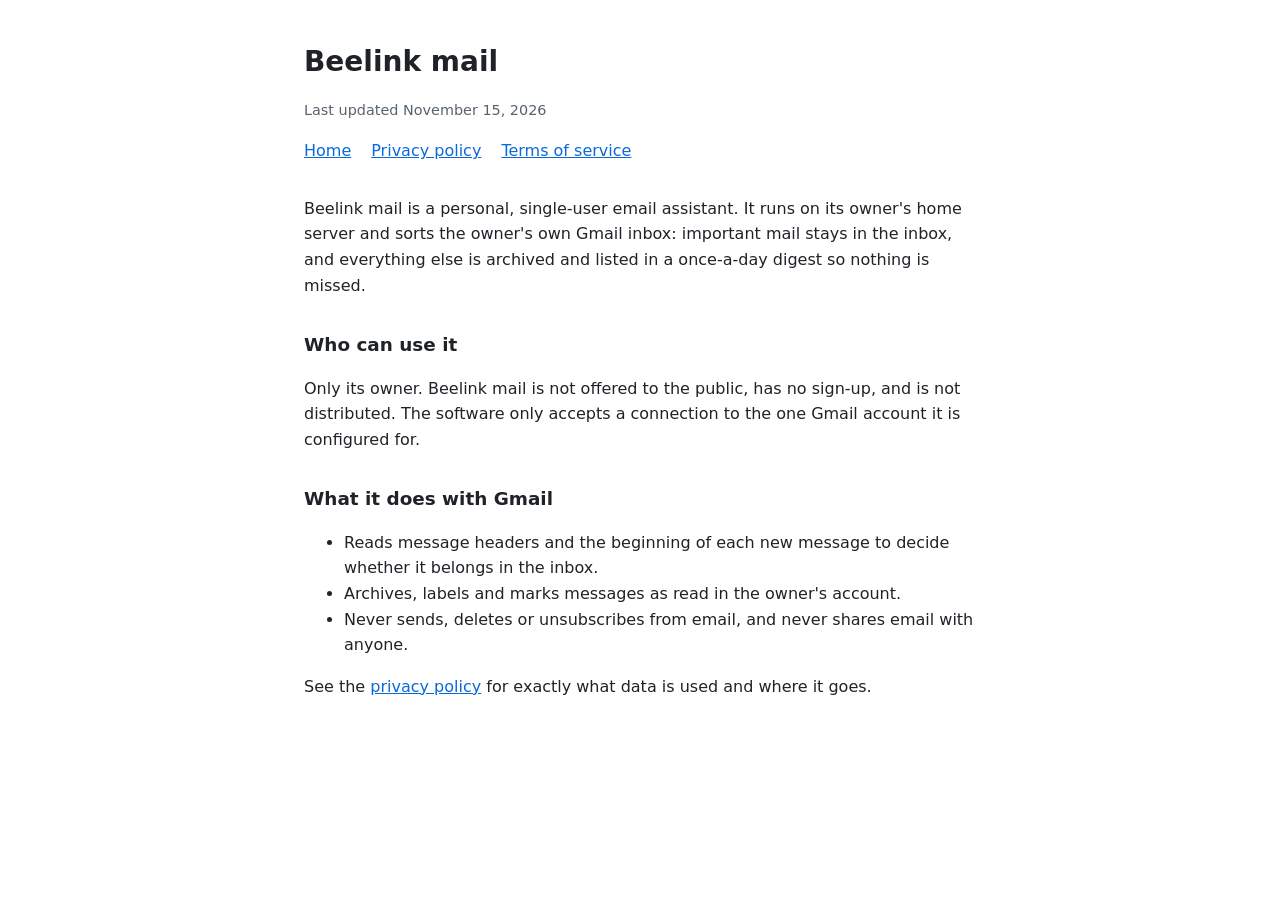
<file: index.html>
<!doctype html>
<html lang="en">
<head>
<meta charset="utf-8">
<meta name="viewport" content="width=device-width, initial-scale=1">
<title>Beelink mail</title>
<link rel="stylesheet" href="style.css">
</head>
<body>
<h1>Beelink mail</h1>
<p class="muted">Last updated November 15, 2026</p>
<nav><a href="./">Home</a><a href="privacy.html">Privacy policy</a><a href="terms.html">Terms of service</a></nav>
<p>Beelink mail is a personal, single-user email assistant. It runs on its owner's home server and sorts the owner's own Gmail inbox: important mail stays in the inbox, and everything else is archived and listed in a once-a-day digest so nothing is missed.</p>
<h2>Who can use it</h2>
<p>Only its owner. Beelink mail is not offered to the public, has no sign-up, and is not distributed. The software only accepts a connection to the one Gmail account it is configured for.</p>
<h2>What it does with Gmail</h2>
<ul>
<li>Reads message headers and the beginning of each new message to decide whether it belongs in the inbox.</li>
<li>Archives, labels and marks messages as read in the owner's account.</li>
<li>Never sends, deletes or unsubscribes from email, and never shares email with anyone.</li>
</ul>
<p>See the <a href="privacy.html">privacy policy</a> for exactly what data is used and where it goes.</p>
</body>
</html>
</file>
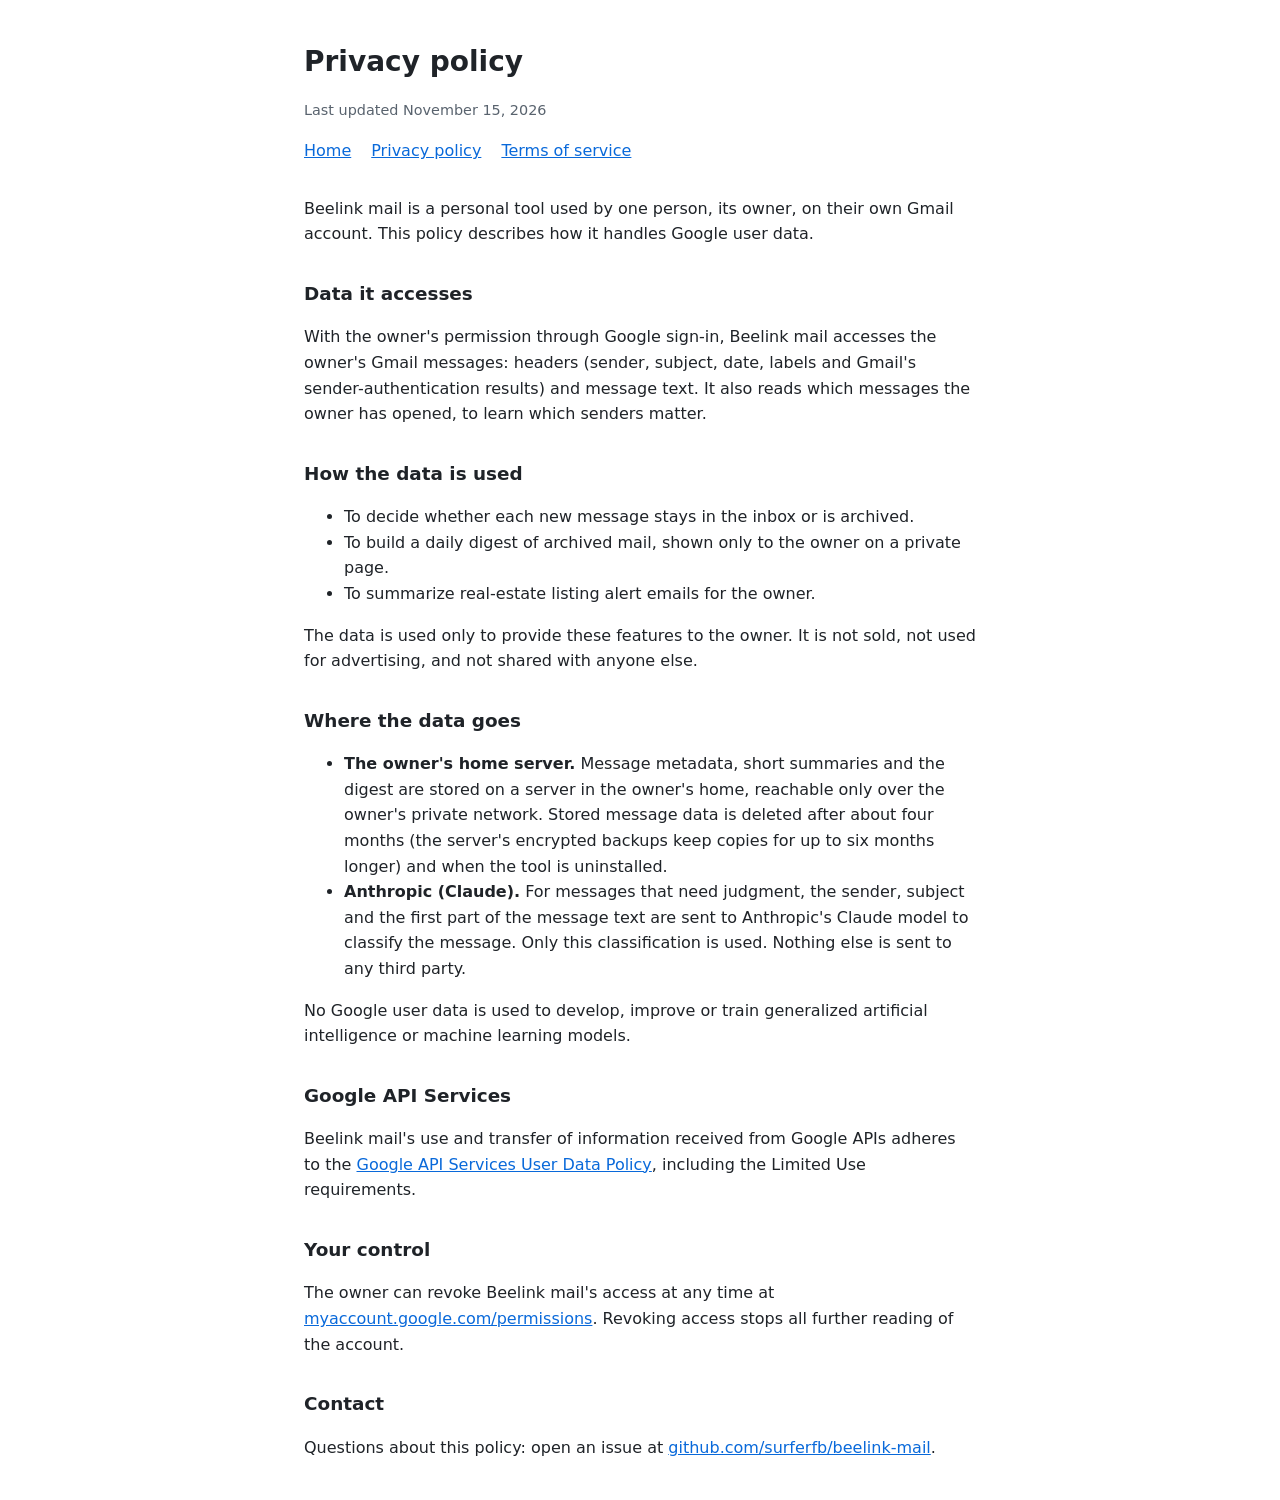
<file: privacy.html>
<!doctype html>
<html lang="en">
<head>
<meta charset="utf-8">
<meta name="viewport" content="width=device-width, initial-scale=1">
<title>Privacy policy · Beelink mail</title>
<link rel="stylesheet" href="style.css">
</head>
<body>
<h1>Privacy policy</h1>
<p class="muted">Last updated November 15, 2026</p>
<nav><a href="./">Home</a><a href="privacy.html">Privacy policy</a><a href="terms.html">Terms of service</a></nav>
<p>Beelink mail is a personal tool used by one person, its owner, on their own Gmail account. This policy describes how it handles Google user data.</p>
<h2>Data it accesses</h2>
<p>With the owner's permission through Google sign-in, Beelink mail accesses the owner's Gmail messages: headers (sender, subject, date, labels and Gmail's sender-authentication results) and message text. It also reads which messages the owner has opened, to learn which senders matter.</p>
<h2>How the data is used</h2>
<ul>
<li>To decide whether each new message stays in the inbox or is archived.</li>
<li>To build a daily digest of archived mail, shown only to the owner on a private page.</li>
<li>To summarize real-estate listing alert emails for the owner.</li>
</ul>
<p>The data is used only to provide these features to the owner. It is not sold, not used for advertising, and not shared with anyone else.</p>
<h2>Where the data goes</h2>
<ul>
<li><strong>The owner's home server.</strong> Message metadata, short summaries and the digest are stored on a server in the owner's home, reachable only over the owner's private network. Stored message data is deleted after about four months (the server's encrypted backups keep copies for up to six months longer) and when the tool is uninstalled.</li>
<li><strong>Anthropic (Claude).</strong> For messages that need judgment, the sender, subject and the first part of the message text are sent to Anthropic's Claude model to classify the message. Only this classification is used. Nothing else is sent to any third party.</li>
</ul>
<p>No Google user data is used to develop, improve or train generalized artificial intelligence or machine learning models.</p>
<h2>Google API Services</h2>
<p>Beelink mail's use and transfer of information received from Google APIs adheres to the <a href="https://developers.google.com/terms/api-services-user-data-policy">Google API Services User Data Policy</a>, including the Limited Use requirements.</p>
<h2>Your control</h2>
<p>The owner can revoke Beelink mail's access at any time at <a href="https://myaccount.google.com/permissions">myaccount.google.com/permissions</a>. Revoking access stops all further reading of the account.</p>
<h2>Contact</h2>
<p>Questions about this policy: open an issue at <a href="https://github.com/surferfb/beelink-mail">github.com/surferfb/beelink-mail</a>.</p>
</body>
</html>
</file>
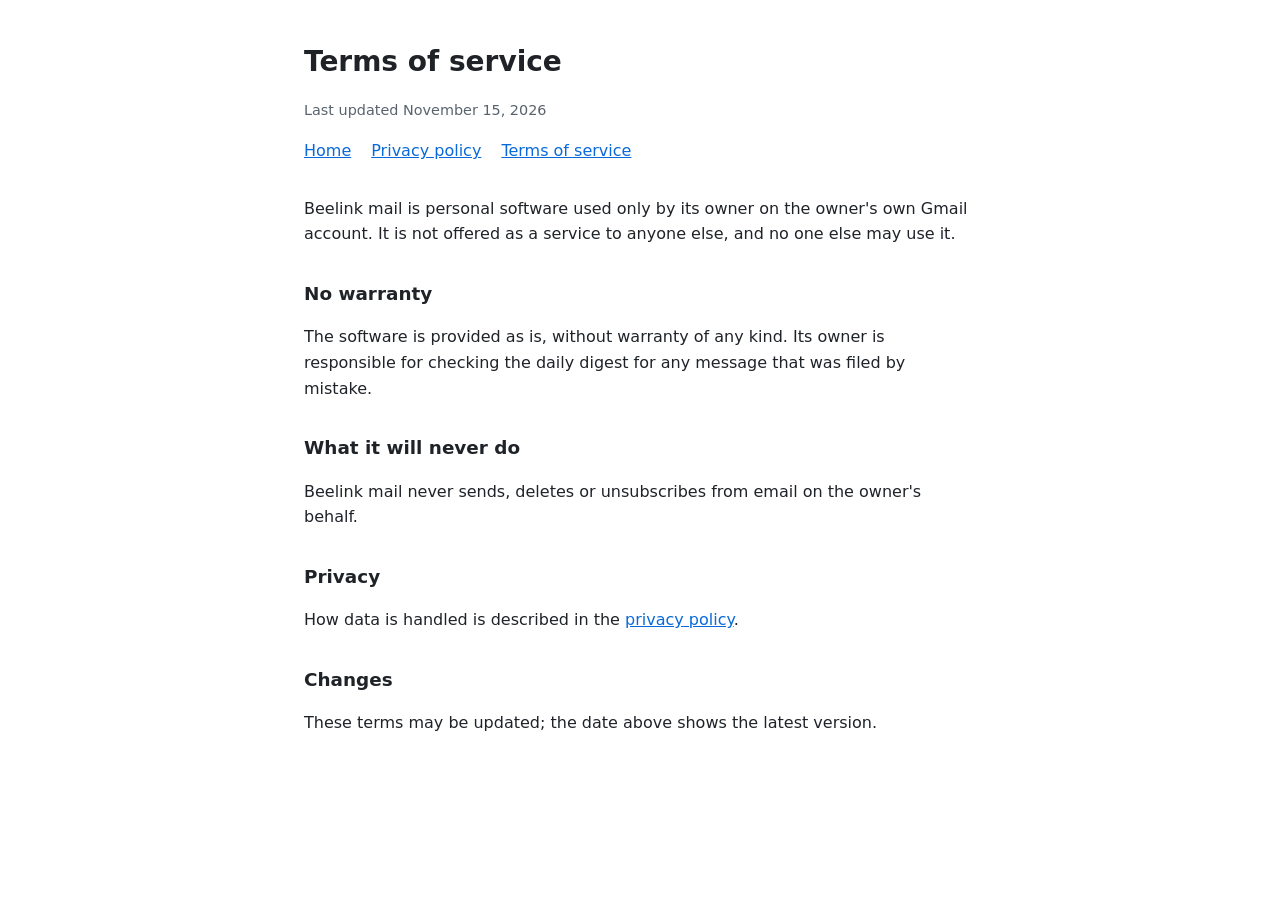
<file: terms.html>
<!doctype html>
<html lang="en">
<head>
<meta charset="utf-8">
<meta name="viewport" content="width=device-width, initial-scale=1">
<title>Terms of service · Beelink mail</title>
<link rel="stylesheet" href="style.css">
</head>
<body>
<h1>Terms of service</h1>
<p class="muted">Last updated November 15, 2026</p>
<nav><a href="./">Home</a><a href="privacy.html">Privacy policy</a><a href="terms.html">Terms of service</a></nav>
<p>Beelink mail is personal software used only by its owner on the owner's own Gmail account. It is not offered as a service to anyone else, and no one else may use it.</p>
<h2>No warranty</h2>
<p>The software is provided as is, without warranty of any kind. Its owner is responsible for checking the daily digest for any message that was filed by mistake.</p>
<h2>What it will never do</h2>
<p>Beelink mail never sends, deletes or unsubscribes from email on the owner's behalf.</p>
<h2>Privacy</h2>
<p>How data is handled is described in the <a href="privacy.html">privacy policy</a>.</p>
<h2>Changes</h2>
<p>These terms may be updated; the date above shows the latest version.</p>
</body>
</html>
</file>
<file: style.css>
body{font-family:-apple-system,system-ui,Segoe UI,Roboto,sans-serif;max-width:42rem;margin:2.5rem auto;padding:0 1.25rem;line-height:1.6;color:#1f2328;background:#fff}
h1{font-size:1.75rem;margin-bottom:.25rem}h2{font-size:1.15rem;margin-top:2rem}
nav{margin:1rem 0 2rem;display:flex;gap:1.25rem}a{color:#0969da}
.muted{color:#59636e;font-size:.9rem}
@media (prefers-color-scheme:dark){body{background:#0d1117;color:#e6edf3}a{color:#4493f8}.muted{color:#9198a1}}
</file>
